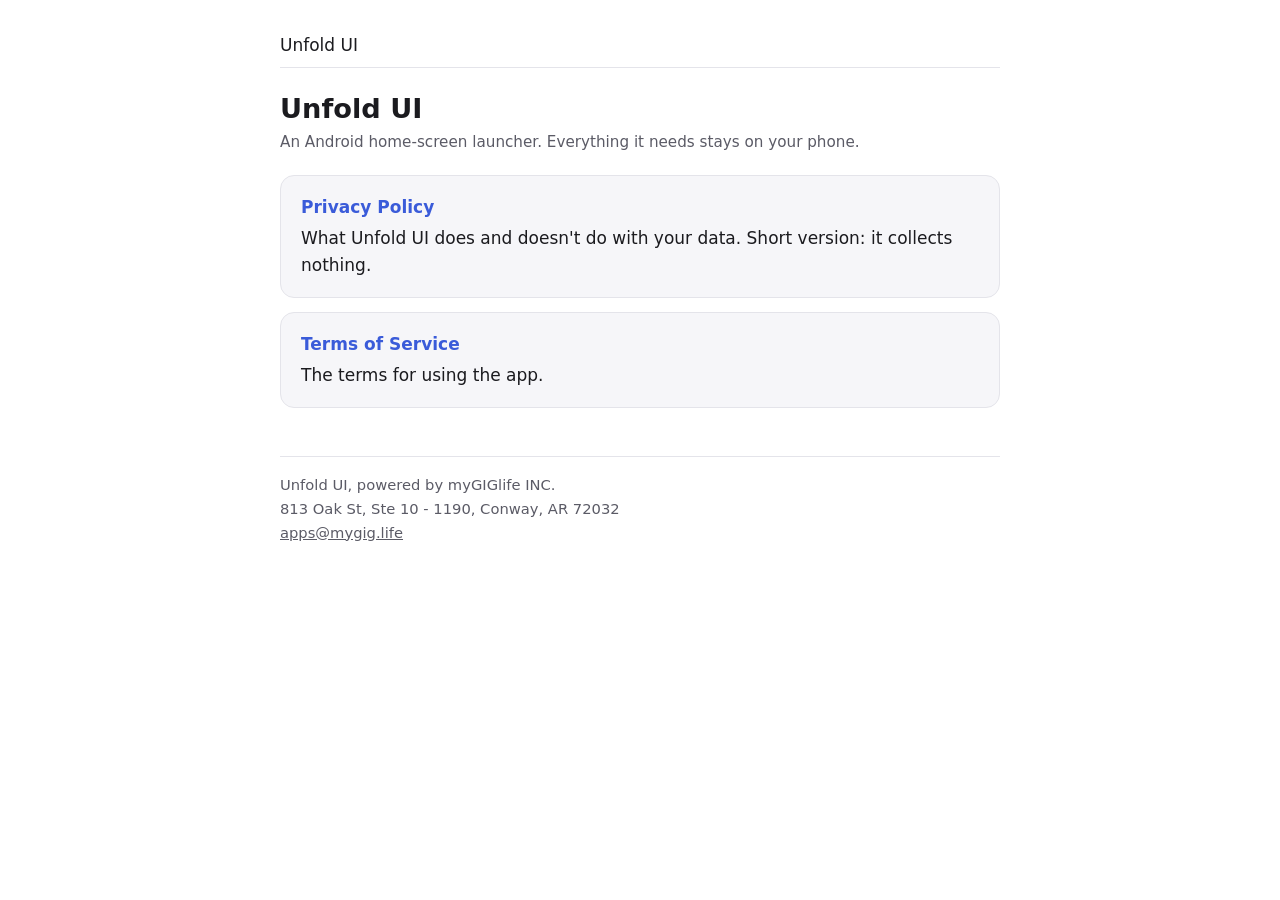
<file: index.html>
<!doctype html>
<html lang="en">
<head>
<meta charset="utf-8">
<meta name="viewport" content="width=device-width, initial-scale=1">
<title>Unfold UI — Legal</title>
<meta name="description" content="Privacy policy and terms of service for Unfold UI, an Android launcher.">
<link rel="stylesheet" href="/style.css">
</head>
<body>
<div class="wrap">
  <header class="site"><span class="home">Unfold UI</span></header>
  <h1>Unfold UI</h1>
  <p class="meta">An Android home-screen launcher. Everything it needs stays on your phone.</p>
  <div class="cards">
    <a href="/privacy"><strong>Privacy Policy</strong>What Unfold UI does and doesn't do with your data. Short version: it collects nothing.</a>
    <a href="/terms"><strong>Terms of Service</strong>The terms for using the app.</a>
  </div>
  <footer class="site">
    Unfold UI, powered by myGIGlife INC.<br>
    <span class="addr">813 Oak St, Ste 10 - 1190, Conway, AR 72032</span><br>
    <a href="mailto:apps@mygig.life">apps@mygig.life</a>
  </footer>
</div>
</body>
</html>
</file>
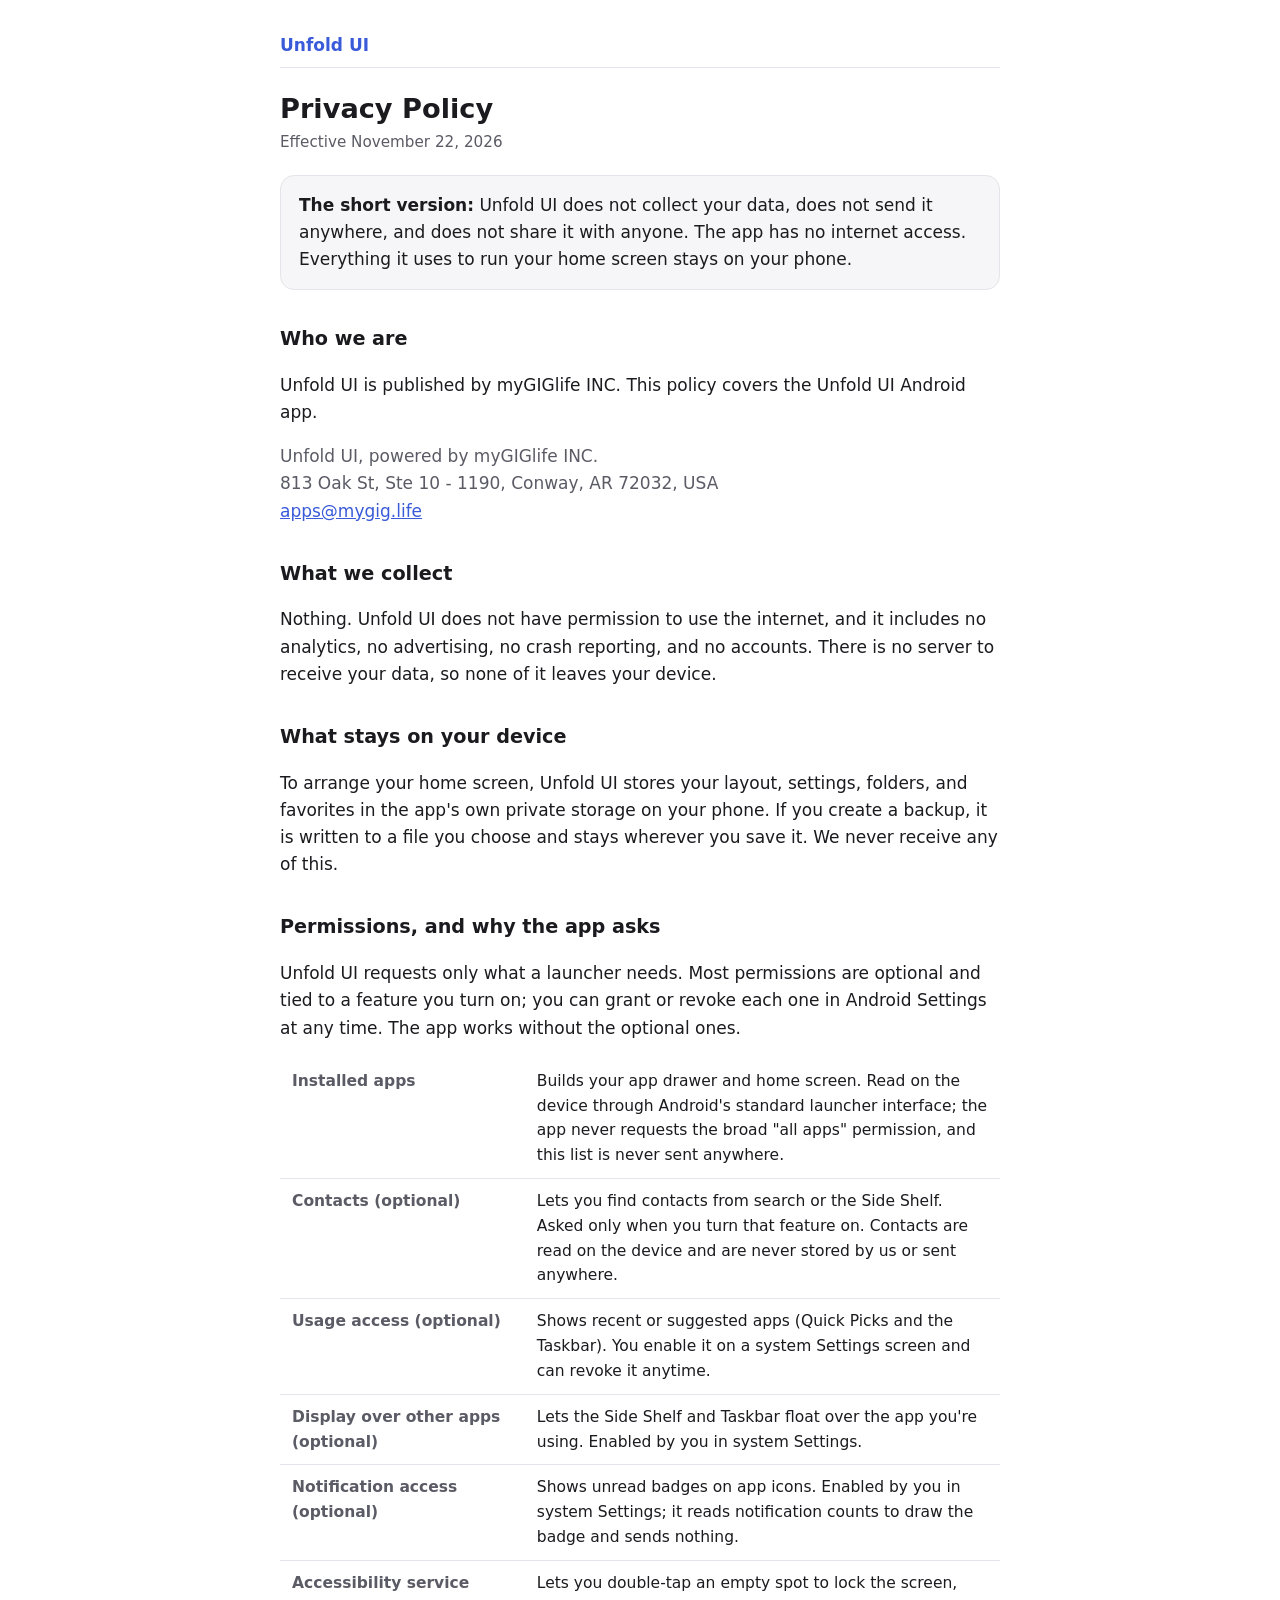
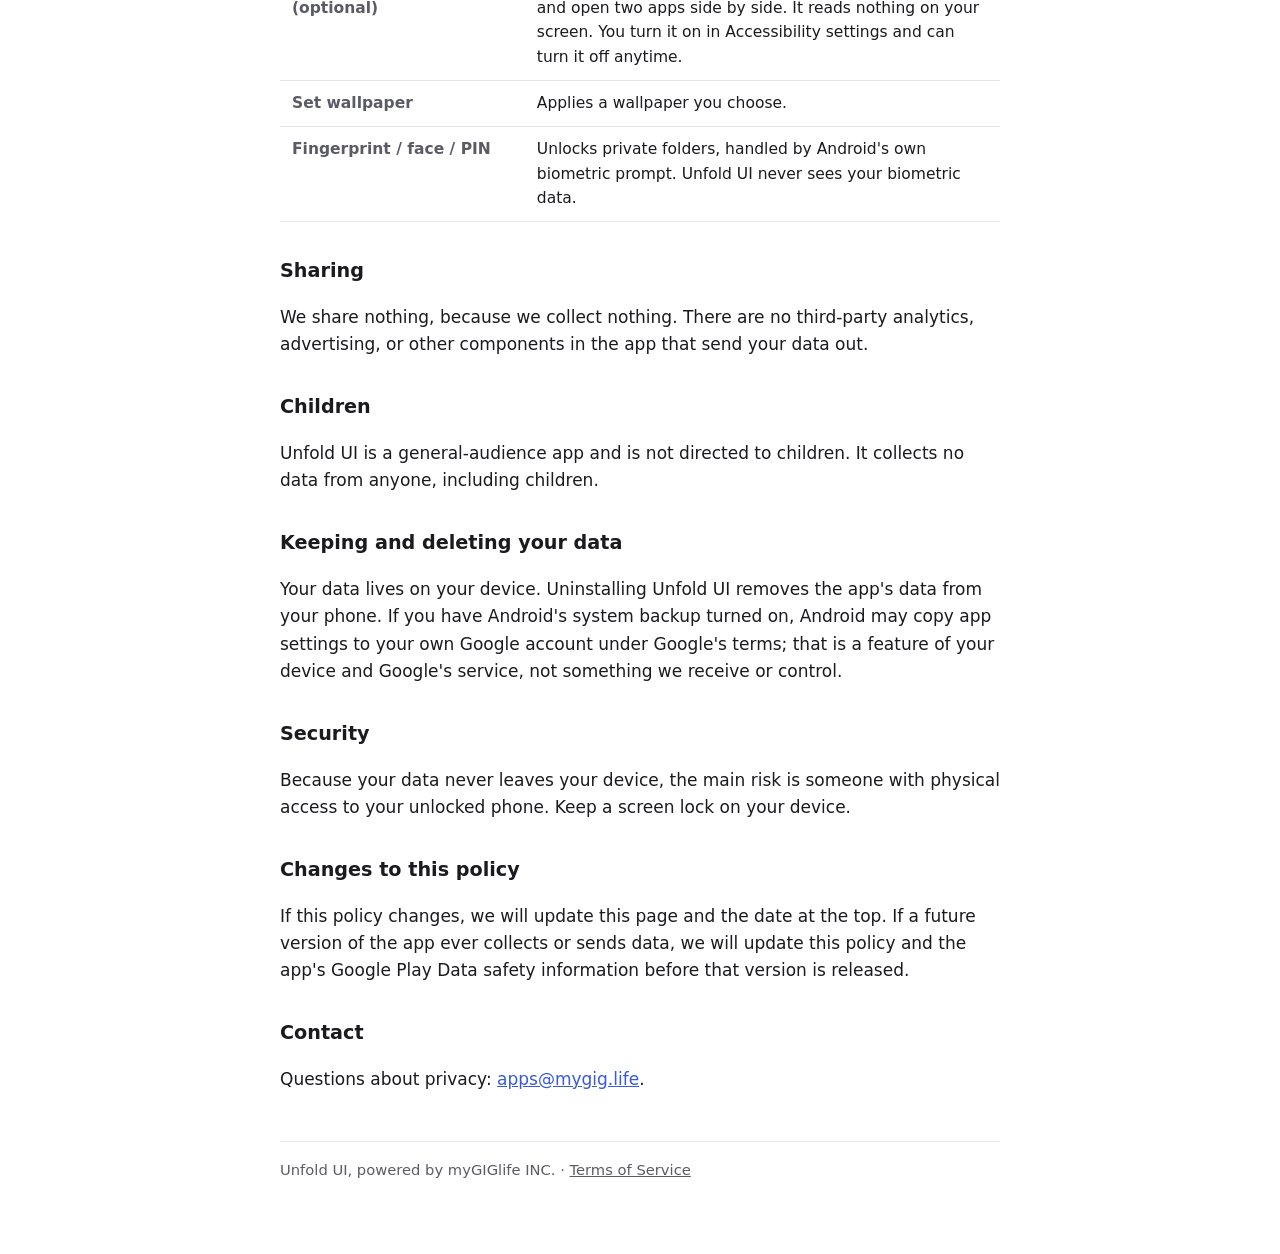
<file: privacy.html>
<!doctype html>
<html lang="en">
<head>
<meta charset="utf-8">
<meta name="viewport" content="width=device-width, initial-scale=1">
<title>Unfold UI — Privacy Policy</title>
<meta name="description" content="Unfold UI does not collect, store on a server, or share your data. Everything stays on your device.">
<link rel="stylesheet" href="/style.css">
</head>
<body>
<div class="wrap">
  <header class="site"><a class="home" href="/">Unfold UI</a></header>

  <h1>Privacy Policy</h1>
  <p class="meta">Effective November 22, 2026</p>

  <div class="lead">
    <strong>The short version:</strong> Unfold UI does not collect your data, does not send it anywhere, and does not share it with anyone. The app has no internet access. Everything it uses to run your home screen stays on your phone.
  </div>

  <h2>Who we are</h2>
  <p>Unfold UI is published by myGIGlife INC. This policy covers the Unfold UI Android app.</p>
  <p class="addr">
    Unfold UI, powered by myGIGlife INC.<br>
    813 Oak St, Ste 10 - 1190, Conway, AR 72032, USA<br>
    <a href="mailto:apps@mygig.life">apps@mygig.life</a>
  </p>

  <h2>What we collect</h2>
  <p>Nothing. Unfold UI does not have permission to use the internet, and it includes no analytics, no advertising, no crash reporting, and no accounts. There is no server to receive your data, so none of it leaves your device.</p>

  <h2>What stays on your device</h2>
  <p>To arrange your home screen, Unfold UI stores your layout, settings, folders, and favorites in the app's own private storage on your phone. If you create a backup, it is written to a file you choose and stays wherever you save it. We never receive any of this.</p>

  <h2>Permissions, and why the app asks</h2>
  <p>Unfold UI requests only what a launcher needs. Most permissions are optional and tied to a feature you turn on; you can grant or revoke each one in Android Settings at any time. The app works without the optional ones.</p>
  <table>
    <tr><th>Installed apps</th><td>Builds your app drawer and home screen. Read on the device through Android's standard launcher interface; the app never requests the broad "all apps" permission, and this list is never sent anywhere.</td></tr>
    <tr><th>Contacts (optional)</th><td>Lets you find contacts from search or the Side Shelf. Asked only when you turn that feature on. Contacts are read on the device and are never stored by us or sent anywhere.</td></tr>
    <tr><th>Usage access (optional)</th><td>Shows recent or suggested apps (Quick Picks and the Taskbar). You enable it on a system Settings screen and can revoke it anytime.</td></tr>
    <tr><th>Display over other apps (optional)</th><td>Lets the Side Shelf and Taskbar float over the app you're using. Enabled by you in system Settings.</td></tr>
    <tr><th>Notification access (optional)</th><td>Shows unread badges on app icons. Enabled by you in system Settings; it reads notification counts to draw the badge and sends nothing.</td></tr>
    <tr><th>Accessibility service (optional)</th><td>Lets you double-tap an empty spot to lock the screen, and open two apps side by side. It reads nothing on your screen. You turn it on in Accessibility settings and can turn it off anytime.</td></tr>
    <tr><th>Set wallpaper</th><td>Applies a wallpaper you choose.</td></tr>
    <tr><th>Fingerprint / face / PIN</th><td>Unlocks private folders, handled by Android's own biometric prompt. Unfold UI never sees your biometric data.</td></tr>
  </table>

  <h2>Sharing</h2>
  <p>We share nothing, because we collect nothing. There are no third-party analytics, advertising, or other components in the app that send your data out.</p>

  <h2>Children</h2>
  <p>Unfold UI is a general-audience app and is not directed to children. It collects no data from anyone, including children.</p>

  <h2>Keeping and deleting your data</h2>
  <p>Your data lives on your device. Uninstalling Unfold UI removes the app's data from your phone. If you have Android's system backup turned on, Android may copy app settings to your own Google account under Google's terms; that is a feature of your device and Google's service, not something we receive or control.</p>

  <h2>Security</h2>
  <p>Because your data never leaves your device, the main risk is someone with physical access to your unlocked phone. Keep a screen lock on your device.</p>

  <h2>Changes to this policy</h2>
  <p>If this policy changes, we will update this page and the date at the top. If a future version of the app ever collects or sends data, we will update this policy and the app's Google Play Data safety information before that version is released.</p>

  <h2>Contact</h2>
  <p>Questions about privacy: <a href="mailto:apps@mygig.life">apps@mygig.life</a>.</p>

  <footer class="site">
    Unfold UI, powered by myGIGlife INC. · <a href="/terms">Terms of Service</a>
  </footer>
</div>
</body>
</html>
</file>
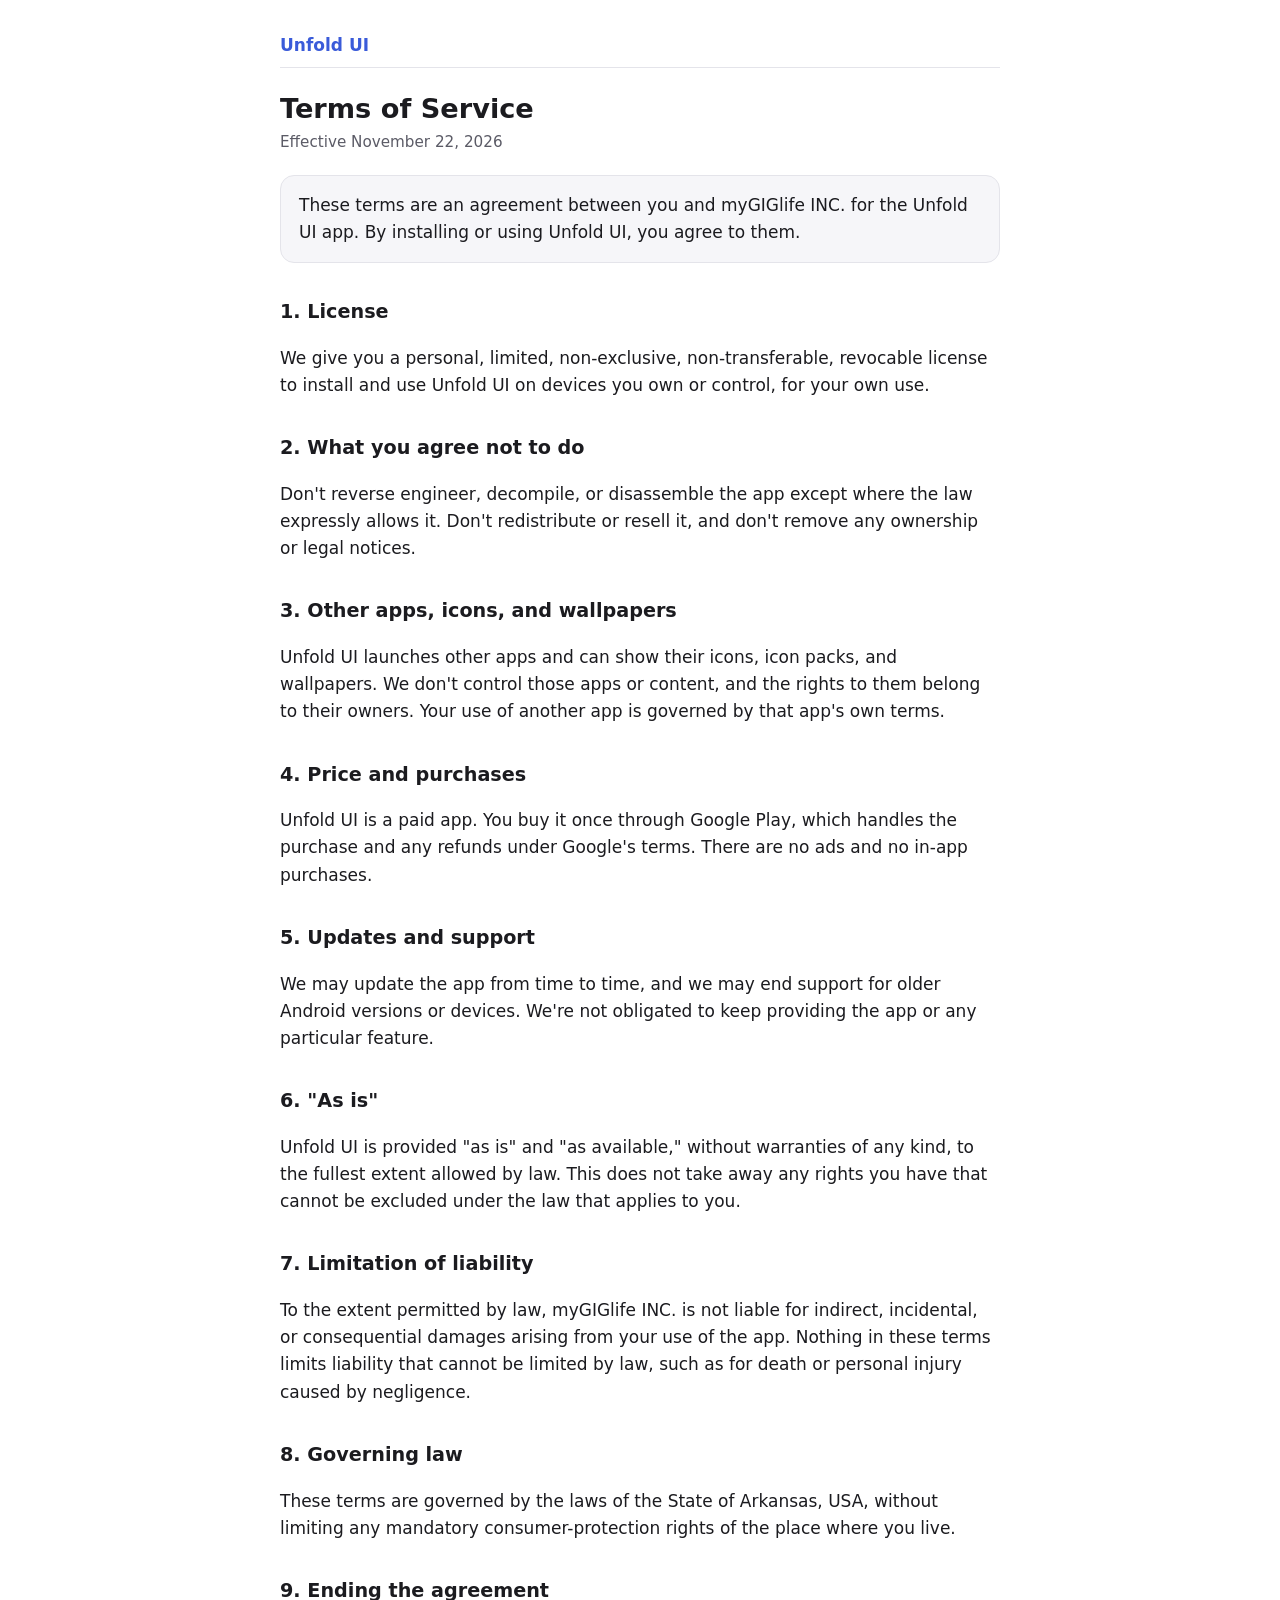
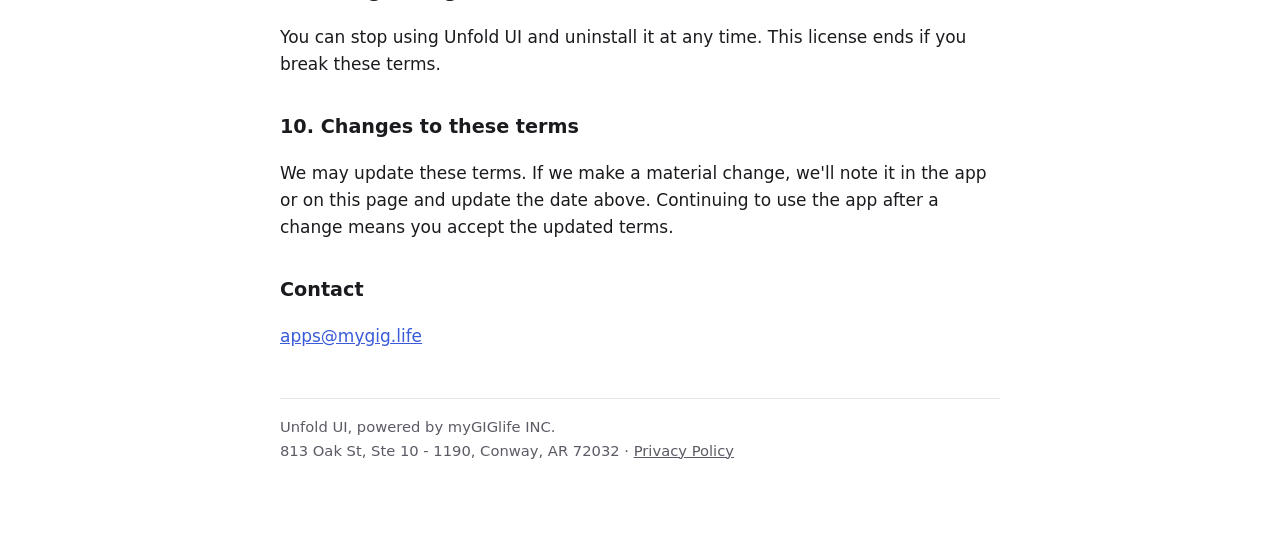
<file: terms.html>
<!doctype html>
<html lang="en">
<head>
<meta charset="utf-8">
<meta name="viewport" content="width=device-width, initial-scale=1">
<title>Unfold UI — Terms of Service</title>
<meta name="description" content="Terms of service for the Unfold UI Android launcher.">
<link rel="stylesheet" href="/style.css">
</head>
<body>
<div class="wrap">
  <header class="site"><a class="home" href="/">Unfold UI</a></header>

  <h1>Terms of Service</h1>
  <p class="meta">Effective November 22, 2026</p>

  <div class="lead">
    These terms are an agreement between you and myGIGlife INC. for the Unfold UI app. By installing or using Unfold UI, you agree to them.
  </div>

  <h2>1. License</h2>
  <p>We give you a personal, limited, non-exclusive, non-transferable, revocable license to install and use Unfold UI on devices you own or control, for your own use.</p>

  <h2>2. What you agree not to do</h2>
  <p>Don't reverse engineer, decompile, or disassemble the app except where the law expressly allows it. Don't redistribute or resell it, and don't remove any ownership or legal notices.</p>

  <h2>3. Other apps, icons, and wallpapers</h2>
  <p>Unfold UI launches other apps and can show their icons, icon packs, and wallpapers. We don't control those apps or content, and the rights to them belong to their owners. Your use of another app is governed by that app's own terms.</p>

  <h2>4. Price and purchases</h2>
  <p>Unfold UI is a paid app. You buy it once through Google Play, which handles the purchase and any refunds under Google's terms. There are no ads and no in-app purchases.</p>

  <h2>5. Updates and support</h2>
  <p>We may update the app from time to time, and we may end support for older Android versions or devices. We're not obligated to keep providing the app or any particular feature.</p>

  <h2>6. "As is"</h2>
  <p>Unfold UI is provided "as is" and "as available," without warranties of any kind, to the fullest extent allowed by law. This does not take away any rights you have that cannot be excluded under the law that applies to you.</p>

  <h2>7. Limitation of liability</h2>
  <p>To the extent permitted by law, myGIGlife INC. is not liable for indirect, incidental, or consequential damages arising from your use of the app. Nothing in these terms limits liability that cannot be limited by law, such as for death or personal injury caused by negligence.</p>

  <h2>8. Governing law</h2>
  <p>These terms are governed by the laws of the State of Arkansas, USA, without limiting any mandatory consumer-protection rights of the place where you live.</p>

  <h2>9. Ending the agreement</h2>
  <p>You can stop using Unfold UI and uninstall it at any time. This license ends if you break these terms.</p>

  <h2>10. Changes to these terms</h2>
  <p>We may update these terms. If we make a material change, we'll note it in the app or on this page and update the date above. Continuing to use the app after a change means you accept the updated terms.</p>

  <h2>Contact</h2>
  <p><a href="mailto:apps@mygig.life">apps@mygig.life</a></p>

  <footer class="site">
    Unfold UI, powered by myGIGlife INC.<br>
    <span class="addr">813 Oak St, Ste 10 - 1190, Conway, AR 72032</span> · <a href="/privacy">Privacy Policy</a>
  </footer>
</div>
</body>
</html>
</file>
<file: style.css>
:root {
  color-scheme: light dark;
  --bg: #ffffff;
  --fg: #1b1b1f;
  --muted: #5b5b66;
  --line: #e4e4ea;
  --card: #f6f6f9;
  --accent: #3a5bd9;
}
@media (prefers-color-scheme: dark) {
  :root {
    --bg: #121216;
    --fg: #ececf1;
    --muted: #a0a0ad;
    --line: #2a2a31;
    --card: #1b1b21;
    --accent: #8aa0ff;
  }
}
* { box-sizing: border-box; }
html { -webkit-text-size-adjust: 100%; }
body {
  margin: 0;
  background: var(--bg);
  color: var(--fg);
  font: 17px/1.6 -apple-system, "Segoe UI", Roboto, system-ui, sans-serif;
}
.wrap { max-width: 760px; margin: 0 auto; padding: 32px 20px 72px; }
header.site { padding-bottom: 8px; border-bottom: 1px solid var(--line); margin-bottom: 24px; }
header.site a.home { color: var(--accent); text-decoration: none; font-weight: 600; }
h1 { font-size: 1.7rem; line-height: 1.25; margin: 20px 0 4px; }
h2 { font-size: 1.2rem; margin: 34px 0 8px; }
.meta { color: var(--muted); font-size: 0.95rem; margin: 0 0 8px; }
p, li { color: var(--fg); }
a { color: var(--accent); }
.lead {
  background: var(--card);
  border: 1px solid var(--line);
  border-radius: 14px;
  padding: 16px 18px;
  margin: 20px 0 8px;
}
table { width: 100%; border-collapse: collapse; margin: 12px 0; font-size: 0.97rem; }
th, td { text-align: left; vertical-align: top; padding: 10px 12px; border-bottom: 1px solid var(--line); }
th { color: var(--muted); font-weight: 600; width: 34%; }
.addr { color: var(--muted); font-style: normal; }
footer.site { margin-top: 48px; padding-top: 16px; border-top: 1px solid var(--line); color: var(--muted); font-size: 0.92rem; }
footer.site a { color: var(--muted); }
.cards { display: grid; gap: 14px; margin-top: 20px; }
.cards a {
  display: block;
  background: var(--card);
  border: 1px solid var(--line);
  border-radius: 14px;
  padding: 18px 20px;
  text-decoration: none;
  color: var(--fg);
}
.cards a strong { color: var(--accent); display: block; margin-bottom: 4px; }
</file>
